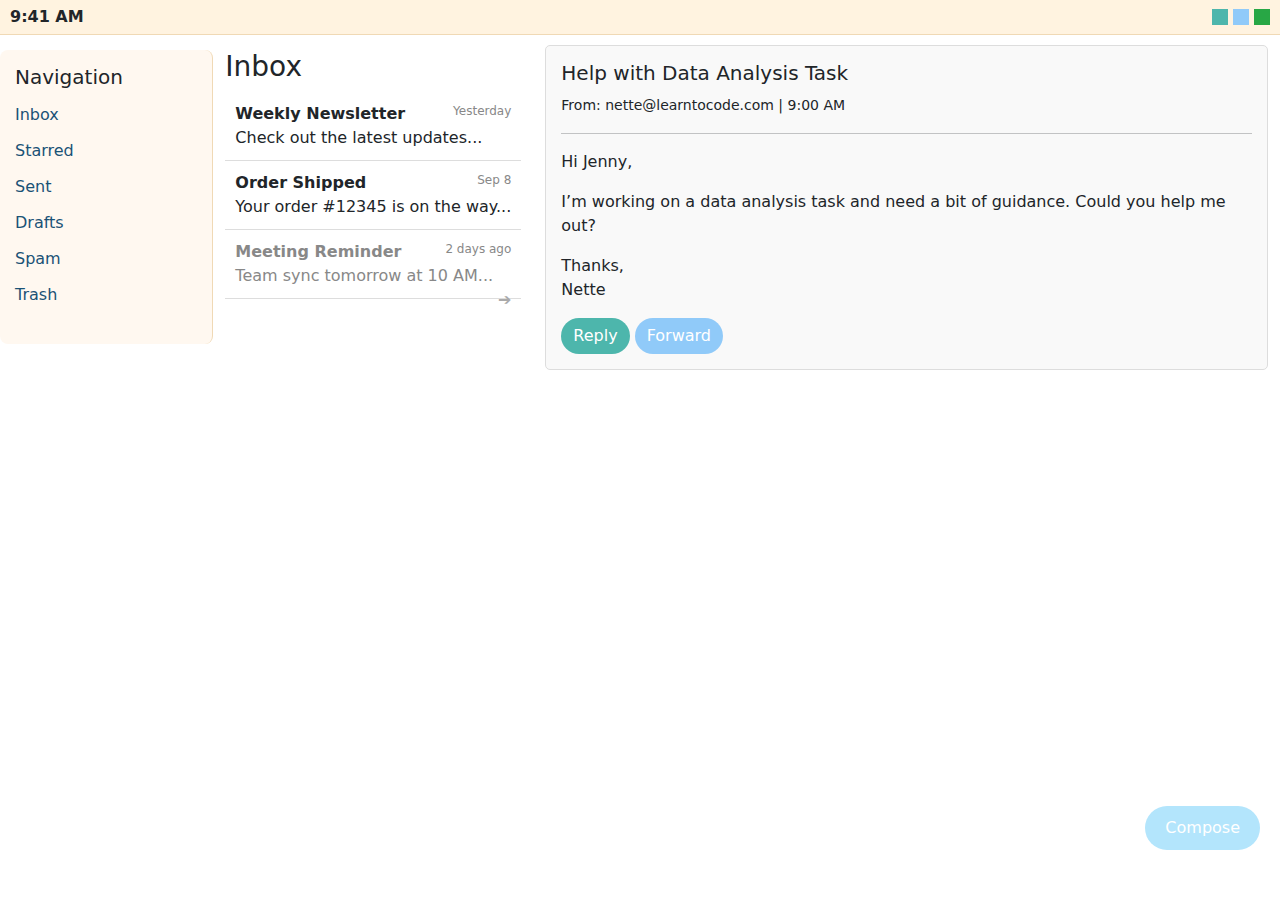
<file: index-final.html>
<!DOCTYPE html>
<html lang="en">
<head>
  <meta charset="UTF-8"> <!-- Character encoding -->
  <meta name="viewport" content="width=device-width, initial-scale=1.0"> <!-- Mobile-friendly -->
  <title>Simple Email App</title>
  
  <!-- Bootstrap CSS -->
  <link href="https://cdn.jsdelivr.net/npm/bootstrap@5.3.2/dist/css/bootstrap.min.css" rel="stylesheet">
  
  <!-- External CSS -->
  <link rel="stylesheet" href="final-style.css">
</head>
<body>

  <!-- STATUS BAR -->
  <div class="status-bar">
    <div class="status-left">9:41 AM</div> <!-- Time -->
    <div class="status-right">
      <div class="status-wifi"></div>      <!-- Wi-Fi -->
      <div class="status-cellular"></div>  <!-- Cellular -->
      <div class="status-battery"></div>   <!-- Battery -->
    </div>
  </div>

  <div class="container-fluid">
    <div class="row">

      <!-- SIDE NAV -->
      <div class="col-12 col-md-2 side-menu">
        <h5>Navigation</h5>
        <ul>
          <li><a href="#">Inbox</a></li>
          <li><a href="#">Starred</a></li>
          <li><a href="#">Sent</a></li>
          <li><a href="#">Drafts</a></li>
          <li><a href="#">Spam</a></li>
          <li><a href="#">Trash</a></li>
        </ul>
      </div>

      <!-- EMAIL LIST -->
      <div class="col-12 col-md-3">
        <h3>Inbox</h3>

        <div class="email-item">
          <span class="email-subject">Weekly Newsletter</span>
          <span class="email-time">Yesterday</span>
          <div>Check out the latest updates...</div>
        </div>

        <div class="email-item">
          <span class="email-subject">Order Shipped</span>
          <span class="email-time">Sep 8</span>
          <div>Your order #12345 is on the way...</div>
        </div>

        <div class="email-item read-email">
          <span class="email-subject">Meeting Reminder</span>
          <span class="email-time">2 days ago</span>
          <div>Team sync tomorrow at 10 AM...</div>
        </div>
      </div>

      <!-- OPENED EMAIL -->
      <div class="col-12 col-md-7">
        <div class="email-opened">
          <h5>Help with Data Analysis Task</h5>
          <small>From: nette@learntocode.com | 9:00 AM</small>
          <hr>
          <p>Hi Jenny,</p>
          <p>I’m working on a data analysis task and need a bit of guidance. Could you help me out?</p>
          <p>Thanks,<br>Nette</p>

          <!-- Reply & Forward Buttons -->
          <div class="email-actions">
            <button class="email-action-btn reply-btn">Reply</button>
            <button class="email-action-btn forward-btn">Forward</button>
          </div>
        </div>
      </div>

    </div> <!-- End row -->
  </div> <!-- End container -->

  <!-- COMPOSE BUTTON -->
  <button class="compose-btn-pill">Compose</button>

</body>
</html>
</file>
<file: final-style.css>
/* ===== STATUS BAR ===== */
.status-bar {
  display: flex;                 /* Arrange children horizontally */
  justify-content: space-between; /* Space between time and icons */
  align-items: center;           /* Vertically center content */
  padding: 5px 10px;
  background-color: #fff3e0;
  border-bottom: 1px solid #f0d9b5;
}

.status-left {
  font-weight: bold;
}

.status-right {
  display: flex;       /* Make icons line up horizontally */
  align-items: center; /* Vertically center icons */
  gap: 5px;            /* Space between icons */
}

/* Simple colored box icons */
.status-wifi {
  width: 16px;
  height: 16px;
  background-color: #4db6ac;
}

.status-cellular {
  width: 16px;
  height: 16px;
  background-color: #90caf9;
}

.status-battery {
  width: 16px;
  height: 16px;
  background-color: #28a745;
}

/* ===== SIDE NAV ===== */
.side-menu {
  background: #fff8f0;
  border-right: 1px solid #f0d9b5;
  padding: 15px;
  margin-top: 15px;
  border-radius: 8px;
  height: 100%;
}

.side-menu ul {
  padding: 0;
  list-style: none;
}

.side-menu ul li a {
  text-decoration: none;
  color: #1a5276;
  display: block;
  padding: 6px 0;
  border-radius: 5px;
}

.side-menu ul li a:hover {
  background: #d4e6f1;
}

/* ===== EMAIL LIST ===== */
.email-item {
  border-bottom: 1px solid #ddd;
  padding: 10px;
  cursor: pointer;
}

.email-item:hover {
  background: #f0f0f0;
}

.email-subject {
  font-weight: bold;
}

.email-time {
  float: right;
  font-size: 12px;
  color: #888;
}

/* ===== OPENED EMAIL ===== */
.email-opened {
  border: 1px solid #ddd;
  border-radius: 5px;
  padding: 15px;
  margin-top: 10px;
  background: #f9f9f9;
}

.email-actions {
  margin-top: 10px;
  display: flex;
  gap: 5px;
}

.email-action-btn {
  padding: 6px 12px;
  border: none;
  border-radius: 20px;
  color: white;
  cursor: pointer;
}

.reply-btn {
  background: #4db6ac;
}

.forward-btn {
  background: #90caf9;
}

/* ===== READ EMAIL ===== */
.read-email {
  color: #888;
  font-weight: normal;
  cursor: pointer;
}

.read-email:hover {
  background-color: #f0f0f0;
}

.read-email::after {
  content: '➔';
  float: right;
  color: #aaa;
}

/* ===== COMPOSE BUTTON ===== */
.compose-btn-pill {
  position: fixed;
  bottom: 50px;
  right: 20px;
  background: #b3e5fc;
  border: none;
  border-radius: 30px;
  padding: 10px 20px;
  color: white;
}

/* ===== HEADER SPACING ===== */
h3 {
  margin-top: 15px;
}
</file>
